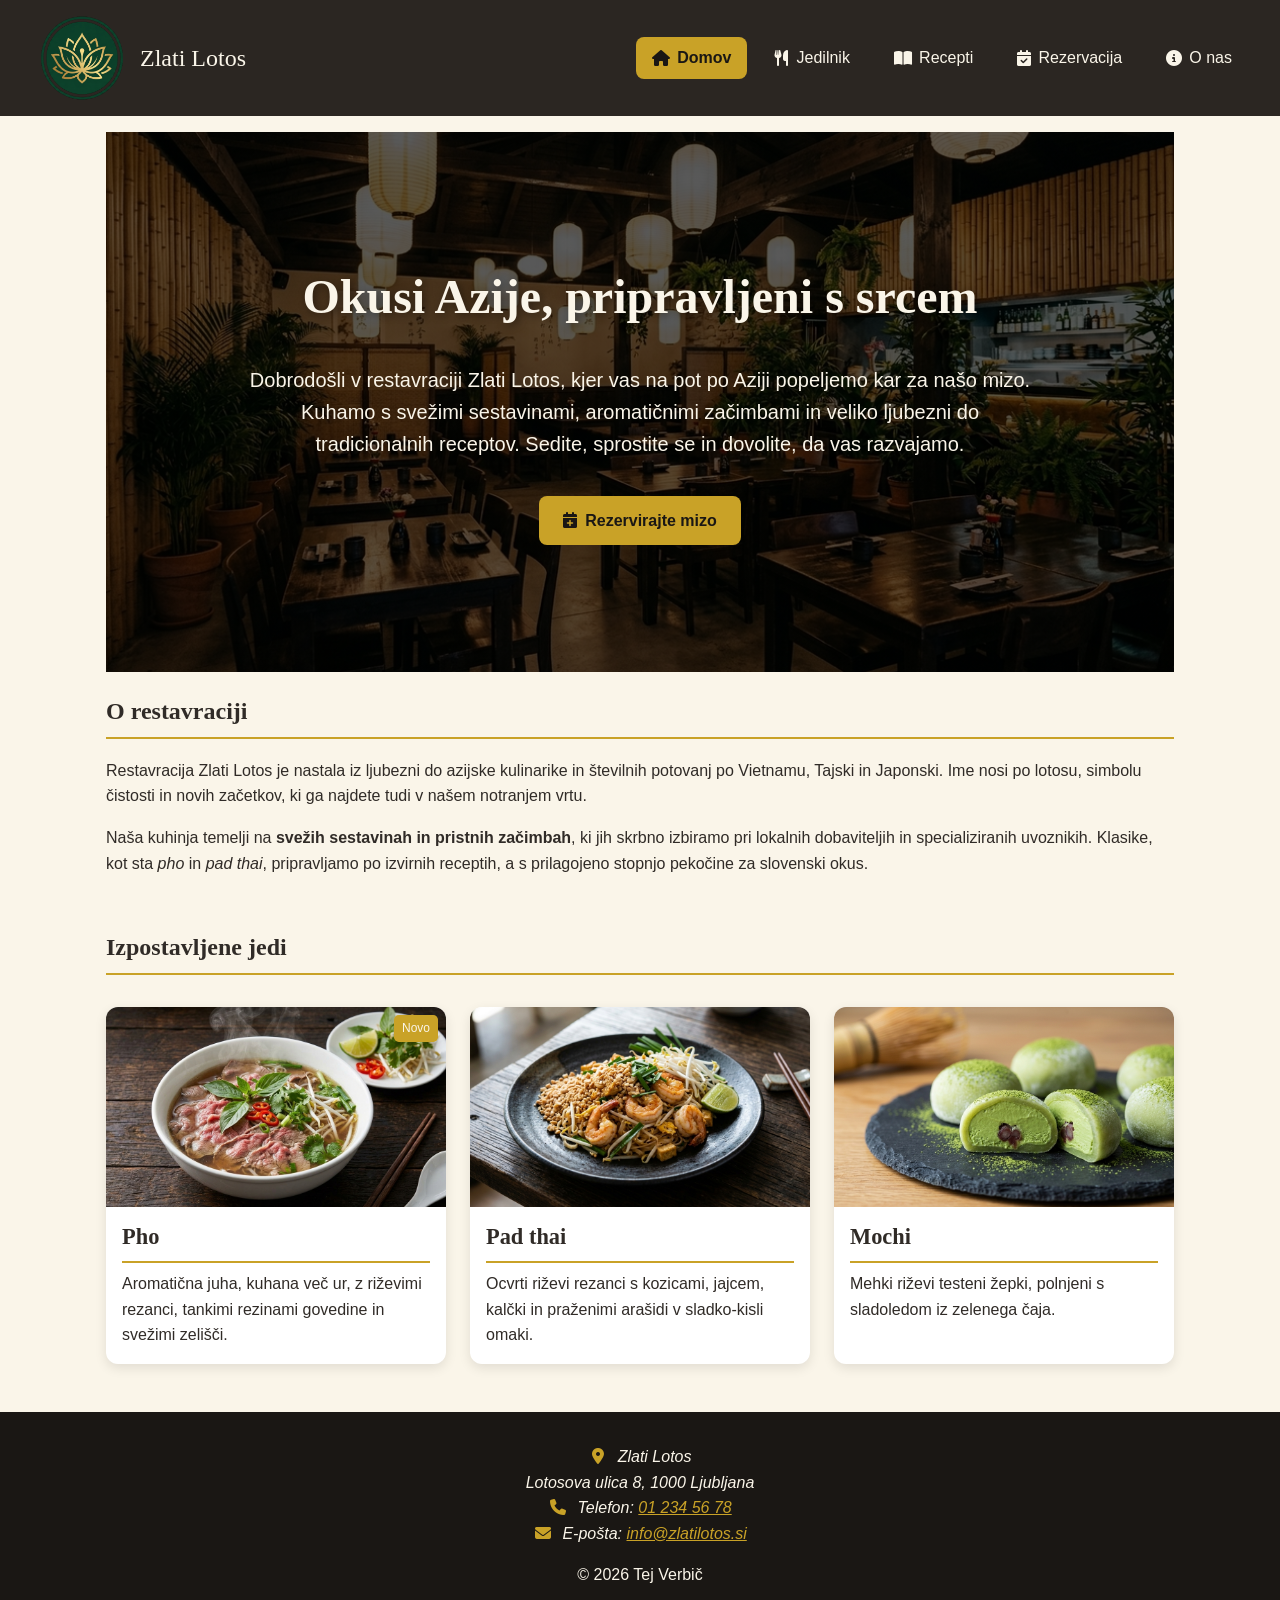
<file: index.html>
<!DOCTYPE html>
<html lang="sl">

<head>
    <meta charset="UTF-8">
    <meta name="viewport" content="width=device-width, initial-scale=1.0">
    <title>Domov | Zlati Lotos</title>
    <link rel="stylesheet" href="css/style.css">
    <link rel="stylesheet" href="https://cdnjs.cloudflare.com/ajax/libs/font-awesome/6.5.1/css/all.min.css">
</head>

<body>
    <header>
        <a href="index.html" class="logo">
            <img src="slike/logo.png" alt="Logotip restavracije Zlati Lotos" width="100" height="100">
            <span>Zlati Lotos</span>
        </a>

        <input type="checkbox" id="menuToggle" class="menu-toggle" aria-label="Preklopi navigacijski meni">
        <label for="menuToggle" id="menuButton" class="menu-button">
            <i class="fa-solid fa-bars" aria-hidden="true"></i>
        </label>

        <nav>
            <ul>
                <li><a href="index.html" class="aktivno"><i class="fa-solid fa-house"></i> Domov</a></li>
                <li><a href="jedilnik.html"><i class="fa-solid fa-utensils"></i> Jedilnik</a></li>
                <li><a href="recepti.html"><i class="fa-solid fa-book-open"></i> Recepti</a></li>
                <li><a href="rezervacija.html"><i class="fa-solid fa-calendar-check"></i> Rezervacija</a></li>
                <li><a href="o-nas.html"><i class="fa-solid fa-circle-info"></i> O nas</a></li>
            </ul>
        </nav>
    </header>

    <main>
        <section class="hero">
            <h1>Okusi Azije, pripravljeni s srcem</h1>
            <p>Dobrodošli v restavraciji Zlati Lotos, kjer vas na pot po Aziji popeljemo kar za našo mizo. Kuhamo s
                svežimi sestavinami, aromatičnimi začimbami in veliko ljubezni do tradicionalnih receptov. Sedite,
                sprostite se in dovolite, da vas razvajamo.</p>
            <a href="rezervacija.html" class="button"><i class="fa-solid fa-calendar-plus"></i> Rezervirajte mizo</a>
        </section>

        <section>
            <h2>O restavraciji</h2>
            <p>Restavracija Zlati Lotos je nastala iz ljubezni do azijske kulinarike in številnih potovanj po Vietnamu,
                Tajski in Japonski. Ime nosi po lotosu, simbolu čistosti in novih začetkov, ki ga najdete tudi v našem
                notranjem vrtu.</p>
            <p>Naša kuhinja temelji na <strong>svežih sestavinah in pristnih začimbah</strong>, ki jih skrbno izbiramo
                pri lokalnih dobaviteljih in specializiranih uvoznikih. Klasike, kot sta <em>pho</em> in <em>pad
                    thai</em>, pripravljamo po izvirnih receptih, a s prilagojeno stopnjo pekočine za slovenski okus.
            </p>
        </section>

        <section class="izpostavljenejedi">
            <h2>Izpostavljene jedi</h2>

            <article>
                <span class="novi">Novo</span>
                <figure>
                    <img src="slike/pho.jpg" alt="Skleda vietnamske goveje juhe pho z zelišči in limeto">
                    <figcaption>Pho bo s svežimi zelišči in limeto</figcaption>
                </figure>
                <h3>Pho</h3>
                <p>Aromatična juha, kuhana več ur, z riževimi rezanci, tankimi rezinami govedine in svežimi zelišči.</p>
            </article>

            <article>
                <figure>
                    <img src="slike/padthai.jpg" alt="Pad thai s kozicami, arašidi in limeto na temnem krožniku">
                    <figcaption>Pad thai z arašidi in limeto</figcaption>
                </figure>
                <h3>Pad thai</h3>
                <p>Ocvrti riževi rezanci s kozicami, jajcem, kalčki in praženimi arašidi v sladko-kisli omaki.</p>
            </article>

            <article>
                <figure>
                    <img src="slike/mochi.jpg" alt="Mochi sladoled z okusom matche, eden prerezan na pol">
                    <figcaption>Mochi sladoled z okusom matche</figcaption>
                </figure>
                <h3>Mochi</h3>
                <p>Mehki riževi testeni žepki, polnjeni s sladoledom iz zelenega čaja.</p>
            </article>
        </section>
    </main>

    <footer>
        <address>
            <i class="fa-solid fa-location-dot"></i> Zlati Lotos<br>
            Lotosova ulica 8, 1000 Ljubljana<br>
            <i class="fa-solid fa-phone"></i> Telefon: <a href="tel:+38612345678">01 234 56 78</a><br>
            <i class="fa-solid fa-envelope"></i> E-pošta: <a href="mailto:info@zlatilotos.si">info@zlatilotos.si</a>
        </address>
        <p>&copy; 2026 Tej Verbič</p>
    </footer>

</body>

</html>
</file>
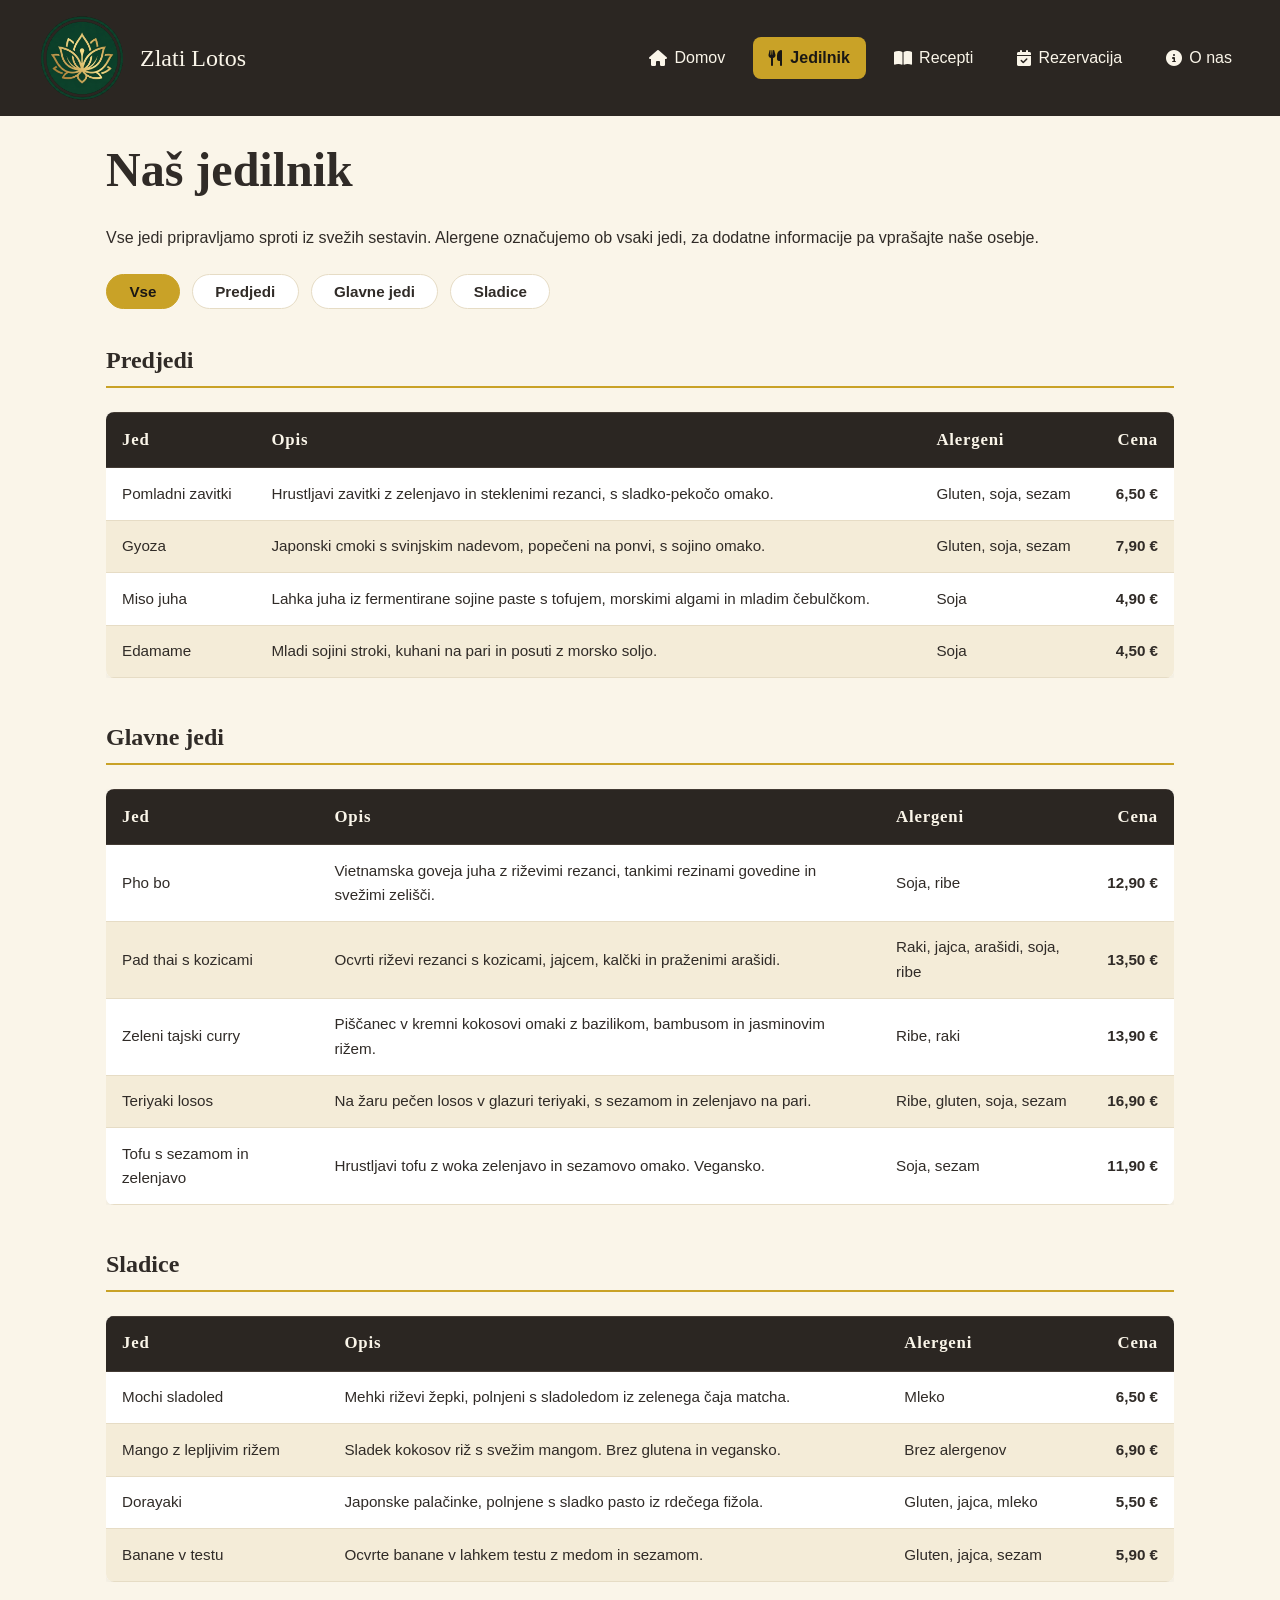
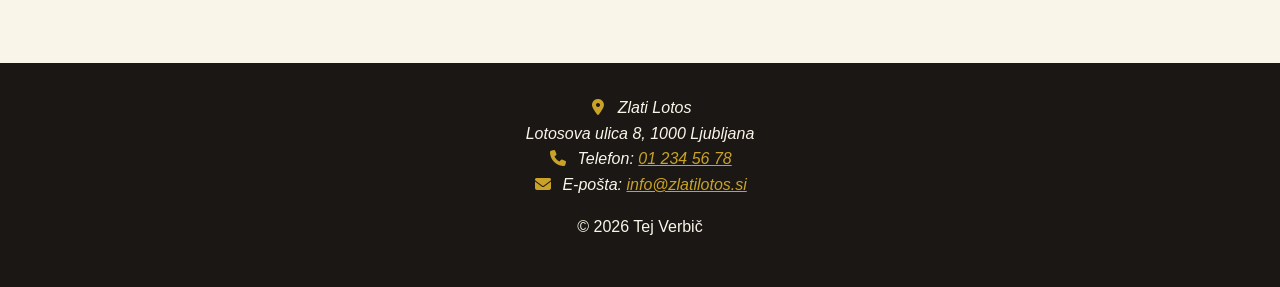
<file: jedilnik.html>
<!DOCTYPE html>
<html lang="sl">

<head>
    <meta charset="UTF-8">
    <meta name="viewport" content="width=device-width, initial-scale=1.0">
    <title>Jedilnik | Zlati Lotos</title>
    <link rel="stylesheet" href="css/style.css">
    <link rel="stylesheet" href="https://cdnjs.cloudflare.com/ajax/libs/font-awesome/6.5.1/css/all.min.css">
    <script src="js/jedilnik.js"></script>
</head>

<body>
    <header>
        <a href="index.html" class="logo">
            <img src="slike/logo.png" alt="Logotip restavracije Zlati Lotos" width="100" height="100">
            <span>Zlati Lotos</span>
        </a>

        <input type="checkbox" id="menuToggle" class="menu-toggle" aria-label="Preklopi navigacijski meni">
        <label for="menuToggle" id="menuButton" class="menu-button">
            <i class="fa-solid fa-bars" aria-hidden="true"></i>
        </label>

        <nav>
            <ul>
                <li><a href="index.html"><i class="fa-solid fa-house"></i>Domov</a></li>
                <li><a href="jedilnik.html" class="aktivno"> <i class="fa-solid fa-utensils"></i>Jedilnik</a></li>
                <li><a href="recepti.html"><i class="fa-solid fa-book-open"></i> Recepti</a></li>
                <li><a href="rezervacija.html"><i class="fa-solid fa-calendar-check"></i> Rezervacija</a></li>
                <li><a href="o-nas.html"><i class="fa-solid fa-circle-info"></i> O nas</a></li>
            </ul>
        </nav>
    </header>

    <main>
        <section>
            <h1>Naš jedilnik</h1>
            <p>Vse jedi pripravljamo sproti iz svežih sestavin. Alergene označujemo ob vsaki jedi, za dodatne
                informacije pa vprašajte naše osebje.</p>
        </section>

        <div class="filtri-kategorij" role="group" aria-label="Filtriranje jedilnika po kategorijah">
            <button type="button" class="gumb-filter aktivno" data-kategorija="Vse">Vse</button>
            <button type="button" class="gumb-filter" data-kategorija="Predjedi">Predjedi</button>
            <button type="button" class="gumb-filter" data-kategorija="Glavne jedi">Glavne jedi</button>
            <button type="button" class="gumb-filter" data-kategorija="Sladice">Sladice</button>
        </div>

        <div id="jedilnik"></div>
    </main>
    <br>

    <footer>
        <address>
            <i class="fa-solid fa-location-dot"></i> Zlati Lotos<br>
            Lotosova ulica 8, 1000 Ljubljana<br>
            <i class="fa-solid fa-phone"></i> Telefon: <a href="tel:+38612345678">01 234 56 78</a><br>
            <i class="fa-solid fa-envelope"></i> E-pošta: <a href="mailto:info@zlatilotos.si">info@zlatilotos.si</a>
        </address>
        <p>&copy; 2026 Tej Verbič</p>
    </footer>
</body>

</html>
</file>
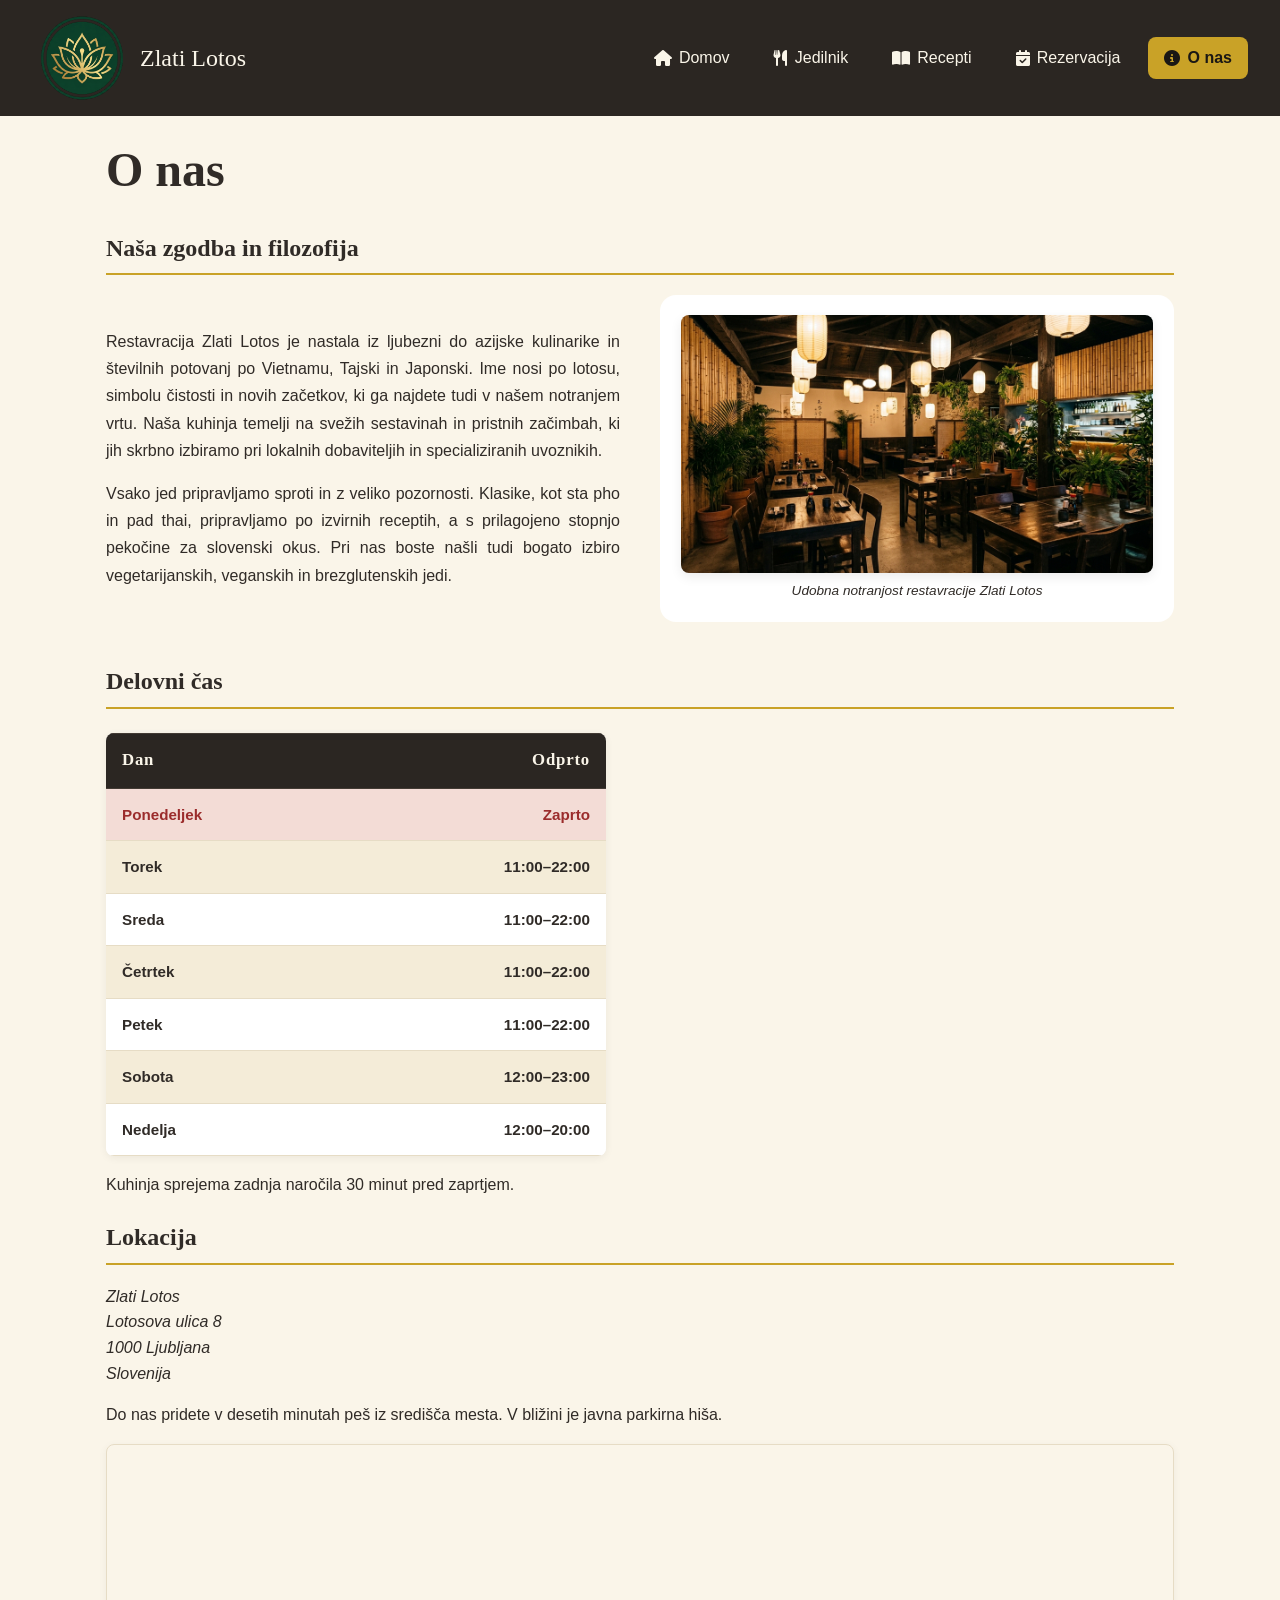
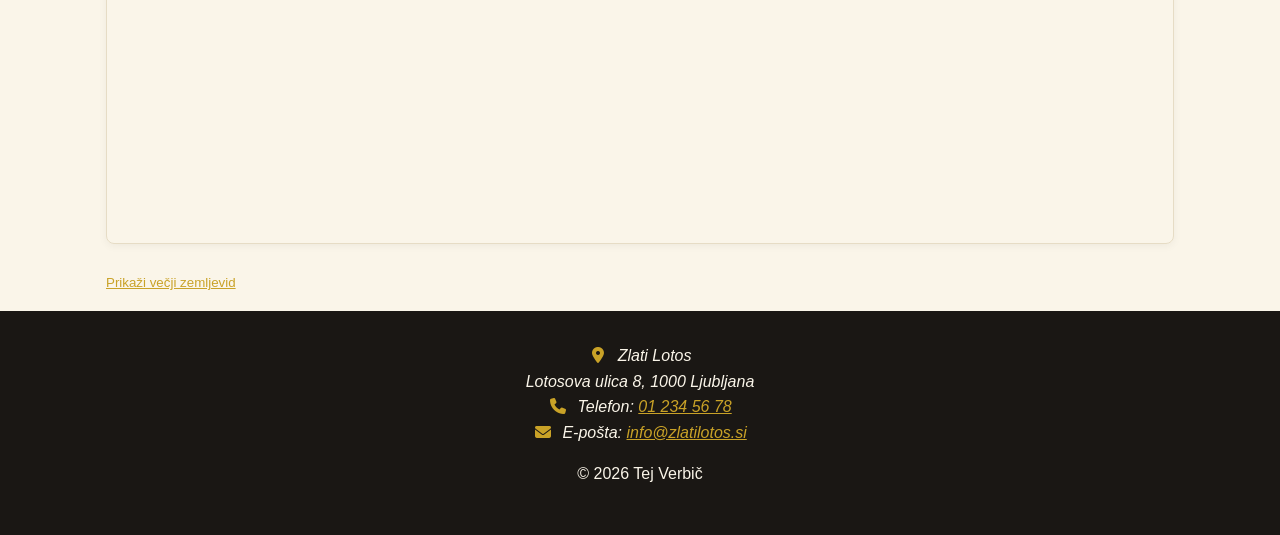
<file: o-nas.html>
<!DOCTYPE html>
<html lang="sl">

<head>
    <meta charset="UTF-8">
    <meta name="viewport" content="width=device-width, initial-scale=1.0">
    <title>O nas | Zlati Lotos</title>
    <link rel="stylesheet" href="css/style.css">
    <link rel="stylesheet" href="https://cdnjs.cloudflare.com/ajax/libs/font-awesome/6.5.1/css/all.min.css">
</head>

<body>
    <header>
        <a href="index.html" class="logo">
            <img src="slike/logo.png" alt="Logotip restavracije Zlati Lotos" width="100" height="100">
            <span>Zlati Lotos</span>
        </a>

        <input type="checkbox" id="menuToggle" class="menu-toggle" aria-label="Preklopi navigacijski meni">
        <label for="menuToggle" id="menuButton" class="menu-button">
            <i class="fa-solid fa-bars" aria-hidden="true"></i>
        </label>

        <nav>
            <ul>
                <li><a href="index.html"><i class="fa-solid fa-house"></i>Domov</a></li>
                <li><a href="jedilnik.html"><i class="fa-solid fa-utensils"></i>Jedilnik</a></li>
                <li><a href="recepti.html"><i class="fa-solid fa-book-open"></i> Recepti</a></li>
                <li><a href="rezervacija.html"><i class="fa-solid fa-calendar-check"></i> Rezervacija</a></li>
                <li><a href="o-nas.html" class="aktivno"><i class="fa-solid fa-circle-info"></i> O nas</a></li>
            </ul>
        </nav>
    </header>

    <main>
        <section id="o-nas-hero">
            <h1>O nas</h1>
            <h2>Naša zgodba in filozofija</h2>
            <div class="zgodba-vrsta">
                <div class="zgodba-besedilo">
                    <p>Restavracija Zlati Lotos je nastala iz ljubezni do azijske kulinarike in številnih potovanj po
                        Vietnamu,
                        Tajski in Japonski. Ime nosi po lotosu, simbolu čistosti in novih začetkov, ki ga najdete tudi v
                        našem
                        notranjem vrtu. Naša kuhinja temelji na svežih sestavinah in pristnih začimbah, ki jih skrbno
                        izbiramo
                        pri lokalnih dobaviteljih in specializiranih uvoznikih.</p>
                    <p>Vsako jed pripravljamo sproti in z veliko pozornosti. Klasike, kot sta pho in pad thai,
                        pripravljamo po
                        izvirnih receptih, a s prilagojeno stopnjo pekočine za slovenski okus. Pri nas boste našli tudi
                        bogato
                        izbiro vegetarijanskih, veganskih in brezglutenskih jedi.</p>
                </div>
                <figure>
                    <img src="slike/restavracija.jpg" alt="Notranjost restavracije Zlati Lotos">
                    <figcaption>Udobna notranjost restavracije Zlati Lotos</figcaption>
                </figure>
            </div>
        </section>

        <section id="delovni-cas">
            <h2>Delovni čas</h2>
            <table>
                <caption>Delovni čas restavracije</caption>
                <thead>
                    <tr>
                        <th scope="col">Dan</th>
                        <th scope="col">Odprto</th>
                    </tr>
                </thead>
                <tbody>
                    <tr class="zaprto">
                        <th scope="row">Ponedeljek</th>
                        <td><strong>Zaprto</strong></td>
                    </tr>
                    <tr>
                        <th scope="row">Torek</th>
                        <td>11:00–22:00</td>
                    </tr>
                    <tr>
                        <th scope="row">Sreda</th>
                        <td>11:00–22:00</td>
                    </tr>
                    <tr>
                        <th scope="row">Četrtek</th>
                        <td>11:00–22:00</td>
                    </tr>
                    <tr>
                        <th scope="row">Petek</th>
                        <td>11:00–22:00</td>
                    </tr>
                    <tr>
                        <th scope="row">Sobota</th>
                        <td>12:00–23:00</td>
                    </tr>
                    <tr>
                        <th scope="row">Nedelja</th>
                        <td>12:00–20:00</td>
                    </tr>
                </tbody>
            </table>
            <p>Kuhinja sprejema zadnja naročila 30 minut pred zaprtjem.</p>
        </section>

        <section>
            <h2>Lokacija</h2>
            <address>
                Zlati Lotos<br>
                Lotosova ulica 8<br>
                1000 Ljubljana<br>
                Slovenija
            </address>
            <p>Do nas pridete v desetih minutah peš iz središča mesta. V bližini je javna parkirna hiša.</p>
            <iframe title="Zemljevid lokacije restavracije Zlati Lotos" width="425" height="350"
                src="https://www.openstreetmap.org/export/embed?bbox=14.504922330379488%2C46.050576911784724%2C14.507432878017427%2C46.05176826857034&amp;layer=mapnik&amp;marker=46.051173%2C14.506178"></iframe>
            <br>
            <small><a
                    href="https://www.openstreetmap.org/?mlat=46.051173&amp;mlon=14.506178#map=19/46.051173/14.506178">Prikaži
                    večji zemljevid</a></small>
        </section>
    </main>

    <footer>
        <address>
            <i class="fa-solid fa-location-dot"></i> Zlati Lotos<br>
            Lotosova ulica 8, 1000 Ljubljana<br>
            <i class="fa-solid fa-phone"></i> Telefon: <a href="tel:+38612345678">01 234 56 78</a><br>
            <i class="fa-solid fa-envelope"></i> E-pošta: <a href="mailto:info@zlatilotos.si">info@zlatilotos.si</a>
        </address>
        <p>&copy; 2026 Tej Verbič</p>
    </footer>
</body>

</html>
</file>
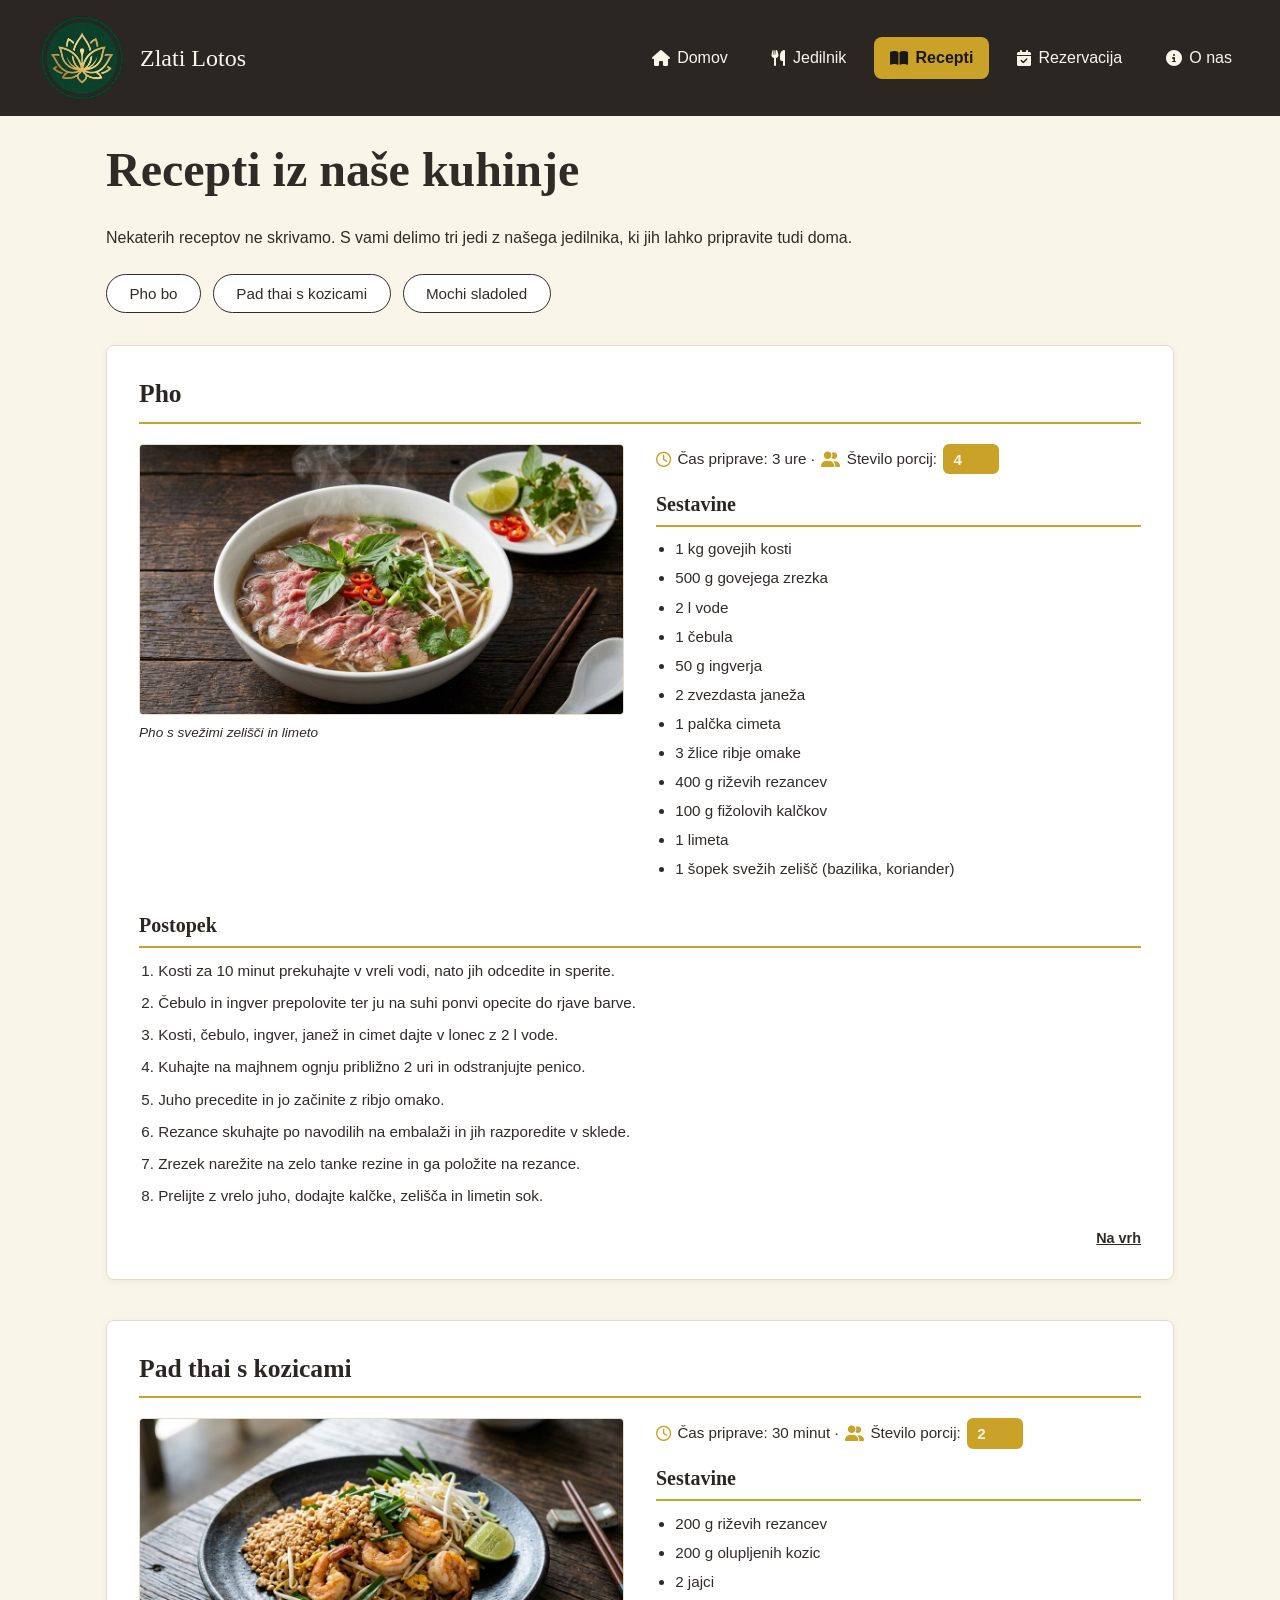
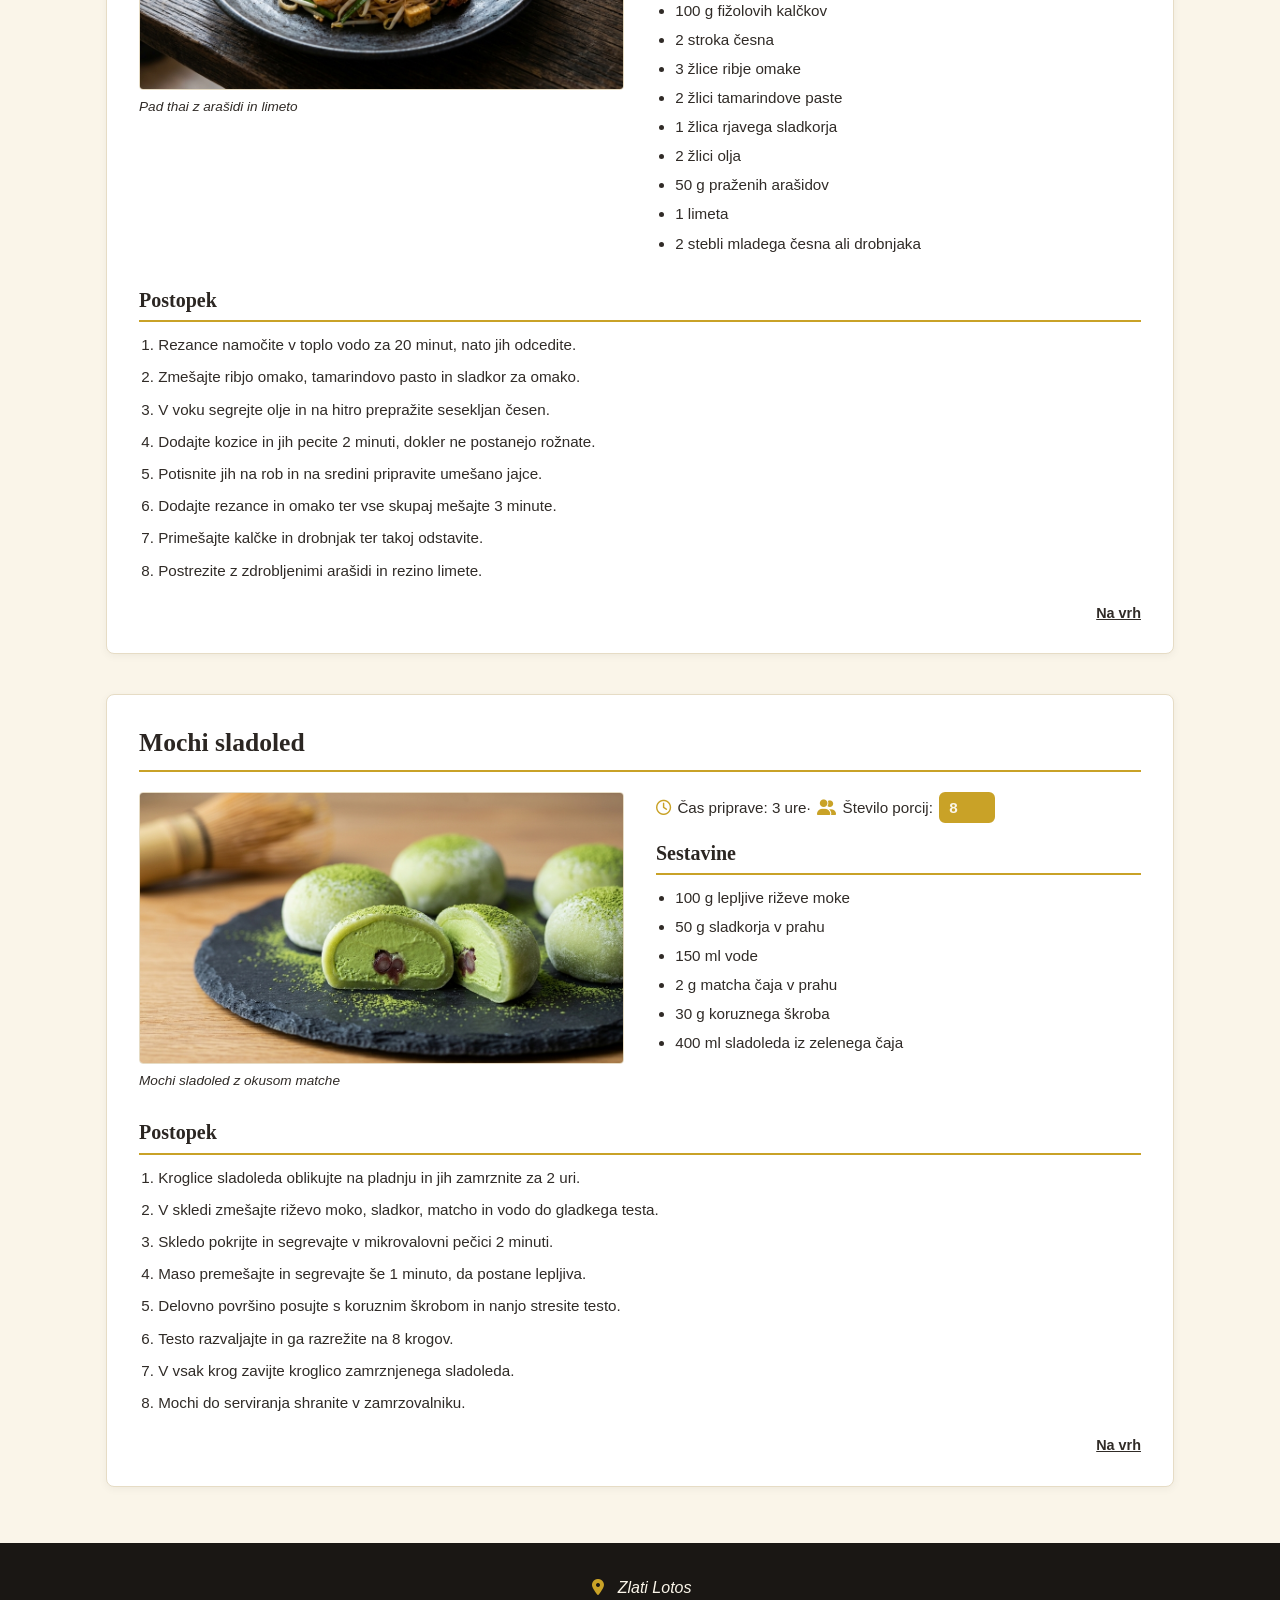
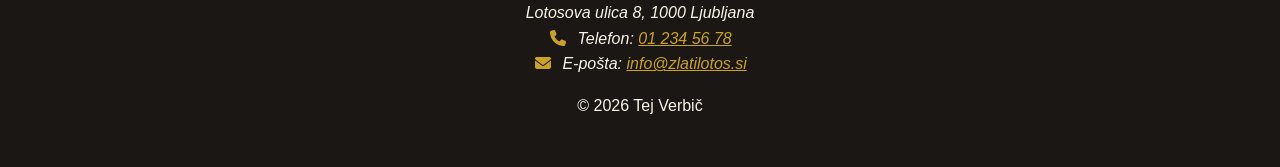
<file: recepti.html>
<!DOCTYPE html>
<html lang="sl">

<head>
    <meta charset="UTF-8">
    <meta name="viewport" content="width=device-width, initial-scale=1.0">
    <title>Recepti | Zlati Lotos</title>
    <link rel="stylesheet" href="css/style.css">
    <link rel="stylesheet" href="https://cdnjs.cloudflare.com/ajax/libs/font-awesome/6.5.1/css/all.min.css">
</head>

<body>
    <header>
        <a href="index.html" class="logo">
            <img src="slike/logo.png" alt="Logotip restavracije Zlati Lotos" width="100" height="100">
            <span>Zlati Lotos</span>
        </a>

        <input type="checkbox" id="menuToggle" class="menu-toggle" aria-label="Preklopi navigacijski meni">
        <label for="menuToggle" id="menuButton" class="menu-button">
            <i class="fa-solid fa-bars" aria-hidden="true"></i>
        </label>

        <nav>
            <ul>
                <li><a href="index.html"><i class="fa-solid fa-house"></i>Domov</a></li>
                <li><a href="jedilnik.html"><i class="fa-solid fa-utensils"></i> Jedilnik</a></li>
                <li><a href="recepti.html" class="aktivno"><i class="fa-solid fa-book-open"></i> Recepti</a></li>
                <li><a href="rezervacija.html"><i class="fa-solid fa-calendar-check"></i> Rezervacija</a></li>
                <li><a href="o-nas.html"><i class="fa-solid fa-circle-info"></i> O nas</a></li>
            </ul>
        </nav>
    </header>

    <main id="vrh">
        <section>
            <h1>Recepti iz naše kuhinje</h1>
            <p>Nekaterih receptov ne skrivamo. S vami delimo tri jedi z našega jedilnika, ki jih lahko pripravite tudi
                doma.</p>

            <nav id="kazalo-receptov">
                <ul>
                    <li><a href="#pho">Pho bo</a></li>
                    <li><a href="#padthai">Pad thai s kozicami</a></li>
                    <li><a href="#mochi">Mochi sladoled</a></li>
                </ul>
            </nav>
        </section>

        <article id="pho" data-porcije="4">
            <h2>Pho</h2>
            <div class="recept-vrsta">
                <div class="recept-slika">
                    <figure>
                        <img src="slike/pho.jpg" alt="Skleda vietnamske goveje juhe pho z zelišči in limeto">
                        <figcaption>Pho s svežimi zelišči in limeto</figcaption>
                    </figure>
                </div>

                <div class="recept-sestavine">
                    <p class="cas"><i class="fa-regular fa-clock"></i> Čas priprave: 3 ure · <i class="fa-solid fa-user-group"></i> 
                        <label for="porcije-pho">Število porcij:</label> 
                        <input type="number" id="porcije-pho" class="porcije" min="1" max="12" value="4">
                    </p>
                    <h3>Sestavine</h3>
                    <ul>
                        <li><span data-kolicina="1">1</span> kg govejih kosti</li>
                        <li><span data-kolicina="500">500</span> g govejega zrezka</li>
                        <li><span data-kolicina="2">2</span> l vode</li>
                        <li><span data-kolicina="1">1</span> čebula</li>
                        <li><span data-kolicina="50">50</span> g ingverja</li>
                        <li><span data-kolicina="2">2</span> zvezdasta janeža</li>
                        <li><span data-kolicina="1">1</span> palčka cimeta</li>
                        <li><span data-kolicina="3">3</span> žlice ribje omake</li>
                        <li><span data-kolicina="400">400</span> g riževih rezancev</li>
                        <li><span data-kolicina="100">100</span> g fižolovih kalčkov</li>
                        <li><span data-kolicina="1">1</span> limeta</li>
                        <li><span data-kolicina="1">1</span> šopek svežih zelišč (bazilika, koriander)</li>
                    </ul>
                </div>
            </div>

            <div class="recept-postopek">
                <h3>Postopek</h3>
                <ol>
                    <li>Kosti za 10 minut prekuhajte v vreli vodi, nato jih odcedite in sperite.</li>
                    <li>Čebulo in ingver prepolovite ter ju na suhi ponvi opecite do rjave barve.</li>
                    <li>Kosti, čebulo, ingver, janež in cimet dajte v lonec z 2 l vode.</li>
                    <li>Kuhajte na majhnem ognju približno 2 uri in odstranjujte penico.</li>
                    <li>Juho precedite in jo začinite z ribjo omako.</li>
                    <li>Rezance skuhajte po navodilih na embalaži in jih razporedite v sklede.</li>
                    <li>Zrezek narežite na zelo tanke rezine in ga položite na rezance.</li>
                    <li>Prelijte z vrelo juho, dodajte kalčke, zelišča in limetin sok.</li>
                </ol>
            </div>

            <p class="na-vrh"><a href="#vrh">Na vrh</a></p>
        </article>

        <article id="padthai" data-porcije="2">
            <h2>Pad thai s kozicami</h2>
            <div class="recept-vrsta">
                <div class="recept-slika">
                    <figure>
                        <img src="slike/padthai.jpg" alt="Pad thai s kozicami, arašidi in limeto na temnem krožniku">
                        <figcaption>Pad thai z arašidi in limeto</figcaption>
                    </figure>
                </div>

                <div class="recept-sestavine">
                    <p class="cas"><i class="fa-regular fa-clock"></i> Čas priprave: 30 minut · <i class="fa-solid fa-user-group"></i> 
                        <label for="porcije-padthai">Število porcij:</label> 
                        <input type="number" id="porcije-padthai" class="porcije" min="1" max="12" value="2">
                    </p>
                    <h3>Sestavine</h3>
                    <ul>
                        <li><span data-kolicina="200">200</span> g riževih rezancev</li>
                        <li><span data-kolicina="200">200</span> g olupljenih kozic</li>
                        <li><span data-kolicina="2">2</span> jajci</li>
                        <li><span data-kolicina="100">100</span> g fižolovih kalčkov</li>
                        <li><span data-kolicina="2">2</span> stroka česna</li>
                        <li><span data-kolicina="3">3</span> žlice ribje omake</li>
                        <li><span data-kolicina="2">2</span> žlici tamarindove paste</li>
                        <li><span data-kolicina="1">1</span> žlica rjavega sladkorja</li>
                        <li><span data-kolicina="2">2</span> žlici olja</li>
                        <li><span data-kolicina="50">50</span> g praženih arašidov</li>
                        <li><span data-kolicina="1">1</span> limeta</li>
                        <li><span data-kolicina="2">2</span> stebli mladega česna ali drobnjaka</li>
                    </ul>
                </div>
            </div>

            <div class="recept-postopek">
                <h3>Postopek</h3>
                <ol>
                    <li>Rezance namočite v toplo vodo za 20 minut, nato jih odcedite.</li>
                    <li>Zmešajte ribjo omako, tamarindovo pasto in sladkor za omako.</li>
                    <li>V voku segrejte olje in na hitro prepražite sesekljan česen.</li>
                    <li>Dodajte kozice in jih pecite 2 minuti, dokler ne postanejo rožnate.</li>
                    <li>Potisnite jih na rob in na sredini pripravite umešano jajce.</li>
                    <li>Dodajte rezance in omako ter vse skupaj mešajte 3 minute.</li>
                    <li>Primešajte kalčke in drobnjak ter takoj odstavite.</li>
                    <li>Postrezite z zdrobljenimi arašidi in rezino limete.</li>
                </ol>
            </div>

            <p class="na-vrh"><a href="#vrh">Na vrh</a></p>
        </article>

        <article id="mochi" data-porcije="8">
            <h2>Mochi sladoled</h2>
            <div class="recept-vrsta">
                <div class="recept-slika">
                    <figure>
                        <img src="slike/mochi.jpg" alt="Mochi sladoled z okusom matche, eden prerezan na pol">
                        <figcaption>Mochi sladoled z okusom matche</figcaption>
                    </figure>
                </div>

                <div class="recept-sestavine">
                    <p class="cas"><i class="fa-regular fa-clock"></i> Čas priprave: 3 ure· <i class="fa-solid fa-user-group"></i> 
                        <label for="porcije-mochi">Število porcij:</label>
                        <input type="number" id="porcije-mochi" class="porcije" min="1" max="12" value="8">
                    </p>
                    <h3>Sestavine</h3>
                    <ul>
                        <li><span data-kolicina="100">100</span> g lepljive riževe moke</li>
                        <li><span data-kolicina="50">50</span> g sladkorja v prahu</li>
                        <li><span data-kolicina="150">150</span> ml vode</li>
                        <li><span data-kolicina="2">2</span> g matcha čaja v prahu</li>
                        <li><span data-kolicina="30">30</span> g koruznega škroba</li>
                        <li><span data-kolicina="400">400</span> ml sladoleda iz zelenega čaja</li>
                    </ul>
                </div>
            </div>

            <div class="recept-postopek">
                <h3>Postopek</h3>
                <ol>
                    <li>Kroglice sladoleda oblikujte na pladnju in jih zamrznite za 2 uri.</li>
                    <li>V skledi zmešajte riževo moko, sladkor, matcho in vodo do gladkega testa.</li>
                    <li>Skledo pokrijte in segrevajte v mikrovalovni pečici 2 minuti.</li>
                    <li>Maso premešajte in segrevajte še 1 minuto, da postane lepljiva.</li>
                    <li>Delovno površino posujte s koruznim škrobom in nanjo stresite testo.</li>
                    <li>Testo razvaljajte in ga razrežite na 8 krogov.</li>
                    <li>V vsak krog zavijte kroglico zamrznjenega sladoleda.</li>
                    <li>Mochi do serviranja shranite v zamrzovalniku.</li>
                </ol>
            </div>

            <p class="na-vrh"><a href="#vrh">Na vrh</a></p>
        </article>
    </main>

    <footer>
        <address>
            <i class="fa-solid fa-location-dot"></i> Zlati Lotos<br>
            Lotosova ulica 8, 1000 Ljubljana<br>
            <i class="fa-solid fa-phone"></i> Telefon: <a href="tel:+38612345678">01 234 56 78</a><br>
            <i class="fa-solid fa-envelope"></i> E-pošta: <a href="mailto:info@zlatilotos.si">info@zlatilotos.si</a>
        </address>
        <p>&copy; 2026 Tej Verbič</p>
    </footer>
    <script src="js/recepti.js"></script>
</body>

</html>
</file>
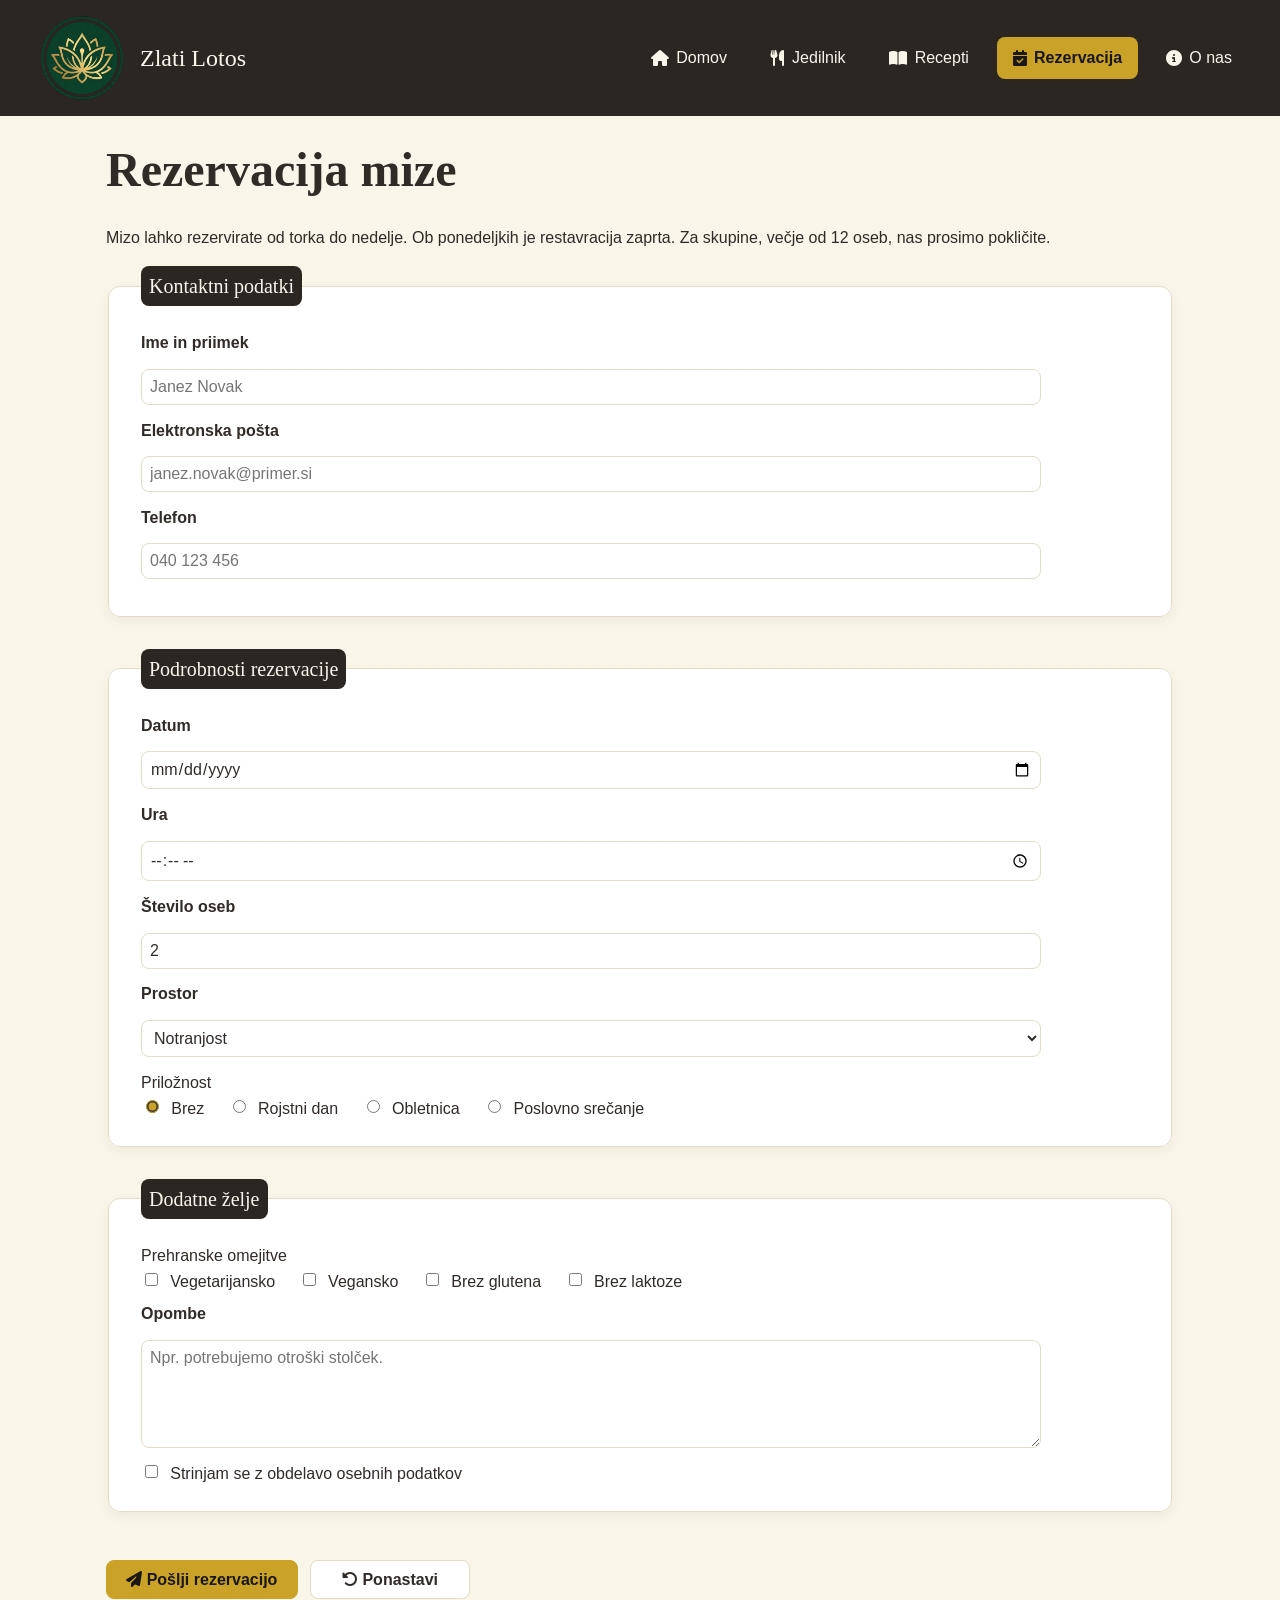
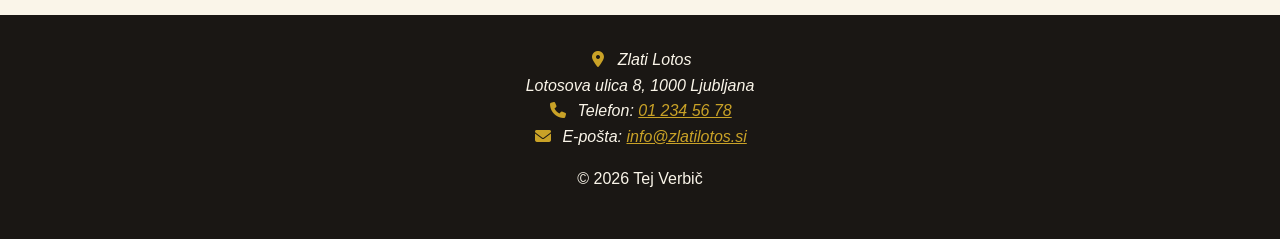
<file: rezervacija.html>
<!DOCTYPE html>
<html lang="sl">

<head>
    <meta charset="UTF-8">
    <meta name="viewport" content="width=device-width, initial-scale=1.0">
    <title>Rezervacija | Zlati Lotos</title>
    <link rel="stylesheet" href="css/style.css">
    <link rel="stylesheet" href="https://cdnjs.cloudflare.com/ajax/libs/font-awesome/6.5.1/css/all.min.css">
</head>

<body>
    <header>
        <a href="index.html" class="logo">
            <img src="slike/logo.png" alt="Logotip restavracije Zlati Lotos" width="100" height="100">
            <span>Zlati Lotos</span>
        </a>

        <input type="checkbox" id="menuToggle" class="menu-toggle" aria-label="Preklopi navigacijski meni">
        <label for="menuToggle" id="menuButton" class="menu-button">
            <i class="fa-solid fa-bars" aria-hidden="true"></i>
        </label>

        <nav>
            <ul>
                <li><a href="index.html"><i class="fa-solid fa-house"></i>Domov</a></li>
                <li><a href="jedilnik.html"><i class="fa-solid fa-utensils"></i>Jedilnik</a></li>
                <li><a href="recepti.html"><i class="fa-solid fa-book-open"></i> Recepti</a></li>
                <li><a href="rezervacija.html" class="aktivno"><i class="fa-solid fa-calendar-check"></i> Rezervacija</a></li>
                <li><a href="o-nas.html"><i class="fa-solid fa-circle-info"></i> O nas</a></li>
            </ul>
        </nav>
    </header>

    <main>
        <section>
            <h1>Rezervacija mize</h1>
            <p>Mizo lahko rezervirate od torka do nedelje. Ob ponedeljkih je restavracija zaprta. Za skupine, večje od
                12 oseb, nas prosimo pokličite.</p>
        </section>

        <section>
            <form action="rezervacija.html" method="get" novalidate>

                <fieldset>
                    <legend>Kontaktni podatki</legend>
                    <label for="ime">Ime in priimek</label>
                    <input type="text" id="ime" name="ime" placeholder="Janez Novak" required><br>
                    <label for="email">Elektronska pošta</label>
                    <input type="email" id="email" name="email" placeholder="janez.novak@primer.si" required><br>
                    <label for="telefon">Telefon</label>
                    <input type="tel" id="telefon" name="telefon" placeholder="040 123 456" required>
                </fieldset>

                <fieldset>
                    <legend>Podrobnosti rezervacije</legend>
                    <label for="datum">Datum</label>
                    <input type="date" id="datum" name="datum" required><br>
                    <label for="ura">Ura</label>
                    <input type="time" id="ura" name="ura" required><br>
                    <label for="osebe">Število oseb</label>
                    <input type="number" id="osebe" name="osebe" min="1" max="12" value="2" required><br>
                    <label for="prostor">Prostor</label>
                    <select id="prostor" name="prostor">
                        <option value="notranjost">Notranjost</option>
                        <option value="terasa">Terasa</option>
                        <option value="zasebna-soba">Zasebna soba</option>
                    </select><br>

                    Priložnost<br>
                    <input type="radio" id="brez" name="priloznost" value="brez" checked>
                    <label for="brez">Brez</label>
                    <input type="radio" id="rojstni-dan" name="priloznost" value="rojstni-dan">
                    <label for="rojstni-dan">Rojstni dan</label>
                    <input type="radio" id="obletnica" name="priloznost" value="obletnica">
                    <label for="obletnica">Obletnica</label>
                    <input type="radio" id="poslovno" name="priloznost" value="poslovno-srecanje">
                    <label for="poslovno">Poslovno srečanje</label>
                </fieldset>

                <fieldset>
                    <legend>Dodatne želje</legend>
                    Prehranske omejitve<br>
                    <input type="checkbox" id="vegetarijansko" name="omejitve" value="vegetarijansko">
                    <label for="vegetarijansko">Vegetarijansko</label>
                    <input type="checkbox" id="vegansko" name="omejitve" value="vegansko">
                    <label for="vegansko">Vegansko</label>
                    <input type="checkbox" id="brez-glutena" name="omejitve" value="brez-glutena">
                    <label for="brez-glutena">Brez glutena</label>
                    <input type="checkbox" id="brez-laktoze" name="omejitve" value="brez-laktoze">
                    <label for="brez-laktoze">Brez laktoze</label><br>

                    <label for="opombe">Opombe</label><br>
                    <textarea id="opombe" name="opombe" rows="5" cols="50"
                        placeholder="Npr. potrebujemo otroški stolček."></textarea><br>
                    <input type="checkbox" id="soglasje" name="soglasje" value="da" required>
                    <label for="soglasje">Strinjam se z obdelavo osebnih podatkov</label>
                </fieldset>

                <button type="submit" id="submit"><i class="fa-solid fa-paper-plane"></i> Pošlji rezervacijo</button>
                <button type="reset" id="reset"><i class="fa-solid fa-rotate-left"></i> Ponastavi</button>
 
            </form>
        </section>
    </main>

    <footer>
        <address>
            <i class="fa-solid fa-location-dot"></i> Zlati Lotos<br>
            Lotosova ulica 8, 1000 Ljubljana<br>
            <i class="fa-solid fa-phone"></i> Telefon: <a href="tel:+38612345678">01 234 56 78</a><br>
            <i class="fa-solid fa-envelope"></i> E-pošta: <a href="mailto:info@zlatilotos.si">info@zlatilotos.si</a>
        </address>
        <p>&copy; 2026 Tej Verbič</p>
    </footer>
    <script src="js/rezervacija.js"></script>
</body>

</html>
</file>
<file: css/style.css>
:root {
    --barva-primarna: #2b2622;
    --barva-primarna-svetla: #433b34;
    --barva-poudarek: #c9a227;
    --barva-poudarek-temna: #a8841a;
    --barva-ozadje: #faf5e9;
    --barva-povrsina: #ffffff;
    --barva-besedilo: #302b27;
    --barva-besedilo-svetlo: #faf5e9;
    --barva-temna: #1a1714;
    --barva-obroba: #e6dcc5;
    --barva-vrstica: #f4ecd8;
    --barva-zaprto: #9b2c2c;
    --barva-zaprto-ozadje: #f3dcd6;
    --pisava-naslovi: "Playfair Display", Georgia, serif;
    --pisava-besedilo: "Lato", Arial, Helvetica, sans-serif;
}

*,
*::before,
*::after {
    box-sizing: border-box;
}

html {
    scroll-behavior: smooth;
    scroll-padding-top: 6rem;
}

body {
    margin: 0;
    font-family: var(--pisava-besedilo);
    font-size: 1rem;
    line-height: 1.6;
    color: var(--barva-besedilo);
    background-color: var(--barva-ozadje);
}

img,
picture,
video,
canvas,
svg,
iframe {
    max-width: 100%;
    height: auto;
}

header {
    position: sticky;
    top: 0;
    z-index: 100;
    display: flex;
    justify-content: space-between;
    align-items: center;
    padding: 0.5rem 2rem;
    background-color: var(--barva-primarna);
}

header .logo {
    display: flex;
    align-items: center;
    gap: 0.5rem;
    font-family: var(--pisava-naslovi);
    font-size: 1.5rem;
    color: var(--barva-besedilo-svetlo);
    text-decoration: none;
}

header nav ul {
    display: flex;
    gap: 0.75rem;
    list-style: none;
    margin: 0;
    padding: 0;
}

header nav a {
    display: inline-flex; 
    align-items: center;   
    gap: 0.45rem;         
    padding: 0.5rem 1rem;
    border-radius: 0.5rem;
    color: var(--barva-besedilo-svetlo);
    text-decoration: none;
    transition: background-color 0.3s, color 0.3s;
}

header nav a:hover {
    background-color: var(--barva-primarna-svetla);
}

header nav a.aktivno {
    background-color: var(--barva-poudarek);
    color: var(--barva-temna);
    font-weight: 700;
}

main {
    width: 100%;
    max-width: 1100px;
    margin: 0 auto;
    padding: 1rem;
}

footer {
    padding: 2rem 1rem;
    text-align: center;
    color: var(--barva-besedilo-svetlo);
    background-color: var(--barva-temna);
}

footer a {
    color: var(--barva-poudarek);
}

footer address i {
    color: var(--barva-poudarek);
    margin-right: 0.35rem;
    width: 1.2rem;
    text-align: center;
}

section.hero {
    background: linear-gradient(rgba(0, 0, 0, 0.65), rgba(0, 0, 0, 0.65)), url("../slike/restavracija.jpg") center/cover no-repeat;
    min-height: 60vh;
    display: flex;
    flex-direction: column;
    justify-content: center;
    align-items: center;
    text-align: center;
    color: var(--barva-besedilo-svetlo);
    padding: 4rem 1rem;
}

h1 {
    font-family: var(--pisava-naslovi);
    font-size: 3rem;
    margin: 0 0 0.5rem;
}

section.hero h1 {
    font-family: var(--pisava-naslovi);
    font-size: 3rem;
    margin: 0 0 0.5rem;
    text-shadow: 2px 2px 8px rgba(0, 0, 0, 0.4);
    animation: uvodniNaslov 1.2s ease-out forwards;
}



section.hero p {
    font-size: 1.25rem;
    max-width: 800px;
}

a.button {
    display: inline-flex;
    align-items: center;
    gap: 0.5rem;
    margin-top: 1rem;
    padding: 0.75rem 1.5rem;
    background-color: var(--barva-poudarek);
    color: var(--barva-temna);
    border-radius: 0.5rem;
    text-decoration: none;
    font-weight: 600;
    transition: background-color 0.3s ease, color 0.3s ease;
}

a.button:hover {
    background-color: var(--barva-poudarek-temna);
    color: var(--barva-besedilo-svetlo);
}

.izpostavljenejedi {
    display: grid;
    grid-template-columns: repeat(auto-fit, minmax(280px, 1fr));
    gap: 1.5rem;
    margin: 2rem 0;
}

.izpostavljenejedi article {
    background: var(--barva-povrsina);
    border-radius: 0.75rem;
    overflow: hidden;
    box-shadow: 0 4px 12px rgba(0, 0, 0, 0.1);
    position: relative;
    display: flex;
    flex-direction: column;
    height: 100%;
    transition: transform 0.3s ease, box-shadow 0.3s ease;
}

.izpostavljenejedi article:hover {
    transform: translateY(-8px);
    box-shadow: 0 12px 24px rgba(0, 0, 0, 0.18);
}

.izpostavljenejedi figure {
    margin: 0;
    height: 200px;
    overflow: hidden;
}

.izpostavljenejedi img {
    width: 100%;
    height: 100%;
    object-fit: cover;
}

.izpostavljenejedi h2 {
    grid-column: 1 / -1;
    margin-bottom: 0.5rem;
    font-family: var(--pisava-naslovi);
}

.izpostavljenejedi h3 {
    margin: 0.75rem 1rem 0.5rem;
    font-family: var(--pisava-naslovi);
    font-size: 1.4rem;
    color: var(--barva-besedilo);
}

.izpostavljenejedi p {
    margin: 0 1rem 1rem;
    flex-grow: 1;
}

.izpostavljenejedi .novi {
    position: absolute;
    top: 0.5rem;
    right: 0.5rem;
    background: var(--barva-poudarek);
    color: var(--barva-ozadje);
    padding: 0.25rem 0.5rem;
    font-size: 0.75rem;
    border-radius: 0.3rem;
}

table {
    width: 100%;
    border-collapse: collapse;
    margin: 1.5rem 0 2.5rem;
    background-color: var(--barva-povrsina);
    border-radius: 0.5rem;
    overflow: hidden;
    box-shadow: 0 2px 8px rgba(0, 0, 0, 0.06);
}

.tabela-ovoj {
    width: 100%;
    overflow-x: auto;
    -webkit-overflow-scrolling: touch;
    margin: 1.5rem 0 2.5rem;
}

.tabela-ovoj table {
    margin: 0;
    min-width: 520px;
}


caption {
    display: none;
}

table th,
table td {
    padding: 0.85rem 1rem;
    border: 1px solid var(--barva-obroba);
    text-align: left;
    font-size: 0.95rem;
    border-left: none;
    border-right: none;
}

table thead {
    background-color: var(--barva-primarna);
    color: var(--barva-besedilo-svetlo);
}

table thead th {
    font-family: var(--pisava-naslovi);
    font-size: 1.05rem;
    letter-spacing: 0.05rem;
    border-color: var(--barva-primarna-svetla);
}

table tbody tr:nth-child(odd) {
    background-color: var(--barva-povrsina);
}

table tbody tr:nth-child(even) {
    background-color: var(--barva-vrstica);
}

table tbody tr:hover {
    background-color: var(--barva-obroba);
    transition: background-color 0.2s ease;
}

table td:last-child,
table th:last-child {
    text-align: right;
    font-weight: 700;
    white-space: nowrap;
}

form fieldset {
    background-color: var(--barva-povrsina);
    border: 1px solid var(--barva-obroba);
    border-radius: 0.75rem;
    padding: 1.5rem 2rem;
    margin-bottom: 2rem;
    box-shadow: 0 4px 12px rgba(0, 0, 0, 0.05);
}

form legend {
    font-size: 1.25rem;
    font-family: var(--pisava-naslovi);
    background-color: var(--barva-primarna);
    color: var(--barva-besedilo-svetlo);
    padding: 0.25rem 0.5rem;
    border-radius: 0.5rem;
}


form label {
    display: inline-block;
    width: 200px;
    font-weight: 600;
    margin-bottom: 0.8rem;
    vertical-align: middle;
}

form input[type="text"],
form input[type="email"],
form input[type="tel"],
form input[type="date"],
form input[type="time"],
form input[type="number"],
form select,
form textarea {
    display: inline-block;
    width: 900px;
    max-width: 1000px;
    padding: 0.5rem;
    border: 1px solid var(--barva-obroba);
    border-radius: 0.5rem;
    font-size: 1rem;
    font-family: inherit;
    color: var(--barva-besedilo);
    background-color: var(--barva-povrsina);
    margin-bottom: 0.8rem;
    vertical-align: middle;
}

input[type="radio"]+label,
input[type="checkbox"]+label {
    display: inline;
    width: auto;
    font-weight: normal;
    margin-left: 0.3rem;
    margin-right: 1.2rem;
}

form #submit,
form #reset {
    cursor: pointer;
    text-align: center;
    padding: 0.6rem 1.2rem;
    width: auto;
    min-width: 160px;
    display: inline-block;
    margin-top: 1rem;
    margin-right: 0.5rem;
    border-radius: 0.5rem;
    font-weight: 600;
    font-size: 1rem;
    transition: background-color 0.2s ease;
}

form #submit {
    background-color: var(--barva-poudarek);
    color: var(--barva-temna);
    border: 1px solid var(--barva-poudarek);
}

form #submit:hover {
    background-color: var(--barva-poudarek-temna);
}

form #reset {
    background-color: var(--barva-povrsina);
    border: 1px solid var(--barva-obroba);
    color: var(--barva-besedilo);
}

form #reset:hover {
    background-color: var(--barva-vrstica);
}

input[type="radio"],
input[type="checkbox"] {
    accent-color: var(--barva-poudarek);
    cursor: pointer;
}

input:focus,
select:focus,
textarea:focus {
    outline: none;
    border-color: var(--barva-poudarek);
    box-shadow: 0 0 0 3px rgba(201, 162, 39, 0.25);
}

label[for="opombe"] {
    vertical-align: top;
    margin-top: 0.4rem;
}

textarea {
    resize: vertical;
}

#kazalo-receptov ul {
    display: flex;
    flex-wrap: wrap;
    gap: 0.75rem;
    list-style: none;
    padding: 0;
    margin: 1.5rem 0 2rem 0;
}

#kazalo-receptov a {
    display: inline-block;
    padding: 0.4rem 1.4rem;
    background-color: var(--barva-povrsina);
    color: var(--barva-besedilo);
    text-decoration: none;
    border: 1px solid var(--barva-besedilo);
    border-radius: 2rem;
    font-size: 0.95rem;
    font-weight: 500;
    transition: background-color 0.2s ease, border-color 0.2s ease, color 0.2s ease;
}

#kazalo-receptov a:hover {
    background-color: var(--barva-poudarek);
    border-color: var(--barva-poudarek);
    color: var(--barva-besedilo);
    cursor: pointer;
}

main#vrh article {
    background-color: var(--barva-povrsina);
    border: 1px solid var(--barva-obroba);
    border-radius: 0.5rem;
    padding: 1.75rem 2rem;
    margin-bottom: 2.5rem;
    box-shadow: 0 2px 8px rgba(0, 0, 0, 0.05);
}

main#vrh article h2 {
    font-family: var(--pisava-naslovi);
    font-size: 1.6rem;
    color: var(--barva-primarna);
    margin-top: 0;
    margin-bottom: 1.25rem;
    border-bottom: 2px solid var(--barva-poudarek);
    padding-bottom: 0.4rem;
}

.recept-vrsta {
    display: grid;
    grid-template-columns: 1fr 1fr;
    gap: 2rem;
    align-items: start;
    margin-bottom: 1.5rem;
}

.recept-slika figure {
    margin: 0;
}

.recept-slika img {
    width: 100%;
    height: auto;
    max-height: 280px;
    object-fit: cover;
    border-radius: 0.25rem;
    display: block;
    border: 1px solid var(--barva-obroba);
}

.recept-slika figcaption {
    font-size: 0.85rem;
    color: var(--primarna-svetla);
    margin-top: 0.4rem;
    font-style: italic;
}

.recept-sestavine .cas {
    font-size: 0.95rem;
    color: var(--barva-besedilo);
    margin: 0 0 0.85rem 0;
}

main#vrh article h3 {
    font-family: var(--pisava-naslovi);
    font-size: 1.25rem;
    color: var(--barva-primarna);
    margin-top: 0;
    margin-bottom: 0.6rem;
    border-bottom: 2px solid var(--barva-poudarek);
    padding-bottom: 0.3rem;
}

.recept-sestavine ul {
    margin: 0;
    padding-left: 1.2rem;
    line-height: 1.65;
    font-size: 0.95rem;
}

.recept-sestavine li {
    margin-bottom: 0.25rem;
}

.recept-postopek {
    margin-top: 1rem;
}

.recept-postopek ol {
    margin: 0;
    padding-left: 1.2rem;
    line-height: 1.7;
    font-size: 0.95rem;
}

.recept-postopek li {
    margin-bottom: 0.4rem;
}

.na-vrh {
    text-align: right;
    margin: 1rem 0 0 0;
}

.na-vrh a {
    color: var(--barva-besedilo);
    text-decoration: underline;
    font-size: 0.9rem;
    font-weight: 600;
}

.na-vrh a:hover {
    color: var(--barva-poudarek);
}

.zgodba-vrsta {
    display: grid;
    grid-template-columns: 1fr 1fr;
    gap: 2.5rem;
    align-items: center;
    margin-bottom: 2.5rem;
}

.zgodba-besedilo p {
    line-height: 1.7;
    margin-bottom: 1rem;
    text-align: justify;
}

#o-nas-hero figure {
    margin: 0;
}

#o-nas-hero img {
    width: 100%;
    height: auto;
    border-radius: 0.5rem;
    display: block;
    box-shadow: 0 4px 12px rgba(0, 0, 0, 0.08);
}

#o-nas-hero figcaption {
    font-size: 0.85rem;
    color: var(--primarna-svetla);
    margin-top: 0.4rem;
    font-style: italic;
    text-align: center;
}

#delovni-cas .tabela-ovoj table,
#delovni-cas table {
    min-width: unset;
    width: 100%;
    max-width: 500px;
    margin: 1.5rem 0 0.75rem 0;
}

main a {
    color: var(--barva-poudarek);
    transition: color 0.3s ease;
}

main a:hover {
    color: var(--barva-poudarek-temna);
}


#delovni-cas table tbody th {
    text-align: left;
    font-weight: 600;
}

#delovni-cas table th,
#delovni-cas table td {
    border-left: none;
    border-right: none;
}

#o-nas-hero figure {
    background-color: var(--barva-povrsina);
    border-radius: 1rem;
    padding: 1.3rem;
}

#delovni-cas table tr.zaprto th,
#delovni-cas table tr.zaprto td {
    background-color: var(--barva-zaprto-ozadje);
    color: var(--barva-zaprto);
    font-weight: bold;
}

iframe {
    width: 100%;
    height: 400px;
    border: 1px solid var(--barva-obroba);
    border-radius: 0.5rem;
    box-shadow: 0 2px 8px rgba(0, 0, 0, 0.05);
    margin-top: 1rem;
    display: block;
}

h2,
h3 {
    font-family: var(--pisava-naslovi);
    border-bottom: 2px solid var(--barva-poudarek);
    padding-bottom: 0.4rem;
    margin-bottom: 1.2rem;
}

#menuToggle {
    display: none;
}

#menuButton {
    display: none;
}

.filtri-kategorij {
    display: flex;
    flex-wrap: wrap;
    gap: 0.75rem;
    margin: 1.5rem 0 2rem 0;
}

.gumb-filter {
    display: inline-flex;
    align-items: center;
    justify-content: center;
    padding: 0.5rem 1.4rem;
    background-color: var(--barva-povrsina);
    color: var(--barva-besedilo);
    border: 1px solid var(--barva-obroba);
    border-radius: 2rem;
    font-family: inherit;
    font-size: 0.95rem;
    font-weight: 600;
    cursor: pointer;
    transition: background-color 0.2s ease, border-color 0.2s ease, color 0.2s ease;
}

.gumb-filter:hover {
    background-color: var(--barva-poudarek);
    border-color: var(--barva-poudarek);
    color: var(--barva-temna);
}

.gumb-filter.aktivno {
    background-color: var(--barva-poudarek);
    border-color: var(--barva-poudarek);
    color: var(--barva-temna);
    font-weight: 700;
}

.gumb-filter:focus-visible {
    outline: 2px solid var(--barva-poudarek);
    outline-offset: 2px;
}

.napaka {
    border: 2px solid var(--barva-zaprto);
    outline-color: var(--barva-zaprto);
}

.sporocilo-napaka {
    display: block;
    color: var(--barva-zaprto);
    font-size: 0.9rem;
    margin: 0.25rem 0 0.75rem;
}

label.napaka {
    color: var(--barva-zaprto);
}

.cas {
    display: flex;
    flex-wrap: wrap;
    align-items: center;
    gap: 0.4rem;
    font-size: 0.95rem;
}

.cas i {
    color: var(--barva-poudarek);
}

.cas label {
    margin: 0;
}

.porcije {
    width: 3.5rem;
    padding: 0.3rem 0.5rem;
    font-size: 0.95rem;
    font-weight: bold;
    color: var(--barva-besedilo-svetlo);
    background-color: var(--barva-poudarek);
    border: 2px solid var(--barva-poudarek);
    border-radius: 6px;
}

.porcije:focus {
    outline: none;
    border-color: var(--barva-poudarek-temna);
    box-shadow: 0 0 0 2px var(--barva-poudarek-temna);
}

/* Animacije */

@keyframes uvodniNaslov {
    0% {
        opacity: 0;
        transform: translateY(40px);
    }
    100% {
        opacity: 1;
        transform: translateY(0);
    }
}

@media (min-width: 1001px) {
    .izpostavljenejedi {
        grid-template-columns: repeat(3, 1fr);
    }
}

/* TABLICA */
@media (min-width: 600px) and (max-width: 1000px) {
    header {
        flex-wrap: wrap;
        gap: 1rem;
        padding: 0.75rem 1.5rem;
    }

    header nav {
        flex: 1 1 auto;
    }

    header nav ul {
        flex-wrap: wrap;
        justify-content: flex-end;
        gap: 0.5rem;
    }

    .izpostavljenejedi {
        grid-template-columns: repeat(2, 1fr);
    }

    form label {
        width: 160px;
    }

    form input[type="text"],
    form input[type="email"],
    form input[type="tel"],
    form input[type="date"],
    form input[type="time"],
    form input[type="number"],
    form select,
    form textarea {
        width: calc(100% - 175px);
    }
}

/* TELEFON*/
@media (max-width: 599.98px) {
    header {
        flex-wrap: wrap;
        justify-content: space-between;
        align-items: center;
        padding: 0.6rem 1rem;
    }

    header .logo {
        order: 1;
        font-size: 1.25rem;
    }

    header .logo img {
        width: 48px;
        height: 48px;
    }

    #menuButton {
        display: inline-flex;
        order: 2;
        align-items: center;
        justify-content: center;
        cursor: pointer;
        color: var(--barva-besedilo-svetlo);
        background: transparent;
        border: 1px solid rgba(255, 255, 255, 0.25);
        border-radius: 0.375rem;
        padding: 0.45rem 0.75rem;
        font-size: 1.35rem;
        transition: background-color 0.3s ease, color 0.3s ease;
    }

    #menuButton:hover {
        background-color: var(--barva-primarna-svetla);
        color: var(--barva-poudarek);
    }

    header nav {
        display: none;
        order: 3;
        width: 100%;
        margin-top: 0.6rem;
        padding-top: 0.6rem;
        border-top: 1px solid rgba(255, 255, 255, 0.15);
    }

    #menuToggle:checked ~ nav {
        display: block;
    }

    header nav ul {
        flex-direction: column;
        width: 100%;
        gap: 0.4rem;
        padding: 0;
    }

    header nav li {
        width: 100%;
    }

    header nav a {
        display: flex;
        width: 100%;
        padding: 0.65rem 0.85rem;
        box-sizing: border-box;
    }

    h1,
    section.hero h1 {
        font-size: 2rem;
    }

    section.hero {
        padding: 3rem 1rem;
        min-height: 50vh;
    }

    .izpostavljenejedi {
        grid-template-columns: 1fr;
        gap: 1.25rem;
    }

    form fieldset {
        padding: 1.25rem 0.85rem;
    }

    form label {
        display: block;
        width: 100%;
        margin-bottom: 0.35rem;
    }

    input[type="radio"] + label,
    input[type="checkbox"] + label {
        display: inline;
        width: auto;
        margin-left: 0.3rem;
        margin-right: 0.8rem;
        margin-bottom: 0.5rem;
    }

    form input[type="text"],
    form input[type="email"],
    form input[type="tel"],
    form input[type="date"],
    form input[type="time"],
    form input[type="number"],
    form select,
    form textarea {
        display: block;
        width: 100%;
        max-width: 100%;
        margin-bottom: 1rem;
    }

    form #submit,
    form #reset {
        display: block;
        width: 100%;
        margin-right: 0;
        margin-bottom: 0.75rem;
    }

    .recept-vrsta,
    .zgodba-vrsta {
        grid-template-columns: 1fr;
        gap: 1.25rem;
    }

    main#vrh article {
        padding: 1.25rem 1rem;
    }

        html {
        scroll-padding-top: 5rem;
    }

    .recept-vrsta,
    .zgodba-vrsta {
        grid-template-columns: 1fr;
        gap: 1.25rem;
    }

    main#vrh article {
        padding: 1.25rem 1rem;
    }

        .filtri-kategorij {
        gap: 0.5rem;
        margin: 1rem 0 1.5rem 0;
    }

    .gumb-filter {
        padding: 0.45rem 1rem;
        font-size: 0.9rem;
    }
}

@media (prefers-reduced-motion: reduce) {

    html {
        scroll-behavior: auto !important;
    }

    *,
    *::before,
    *::after {
        animation-duration: 0.01ms !important;
        animation-iteration-count: 1 !important;
        transition-duration: 0.01ms !important;
        scroll-behavior: auto !important;
    }
}

@media (prefers-color-scheme: dark) {
    :root {
        --barva-primarna: #1e1a17;
        --barva-primarna-svetla: #352f2a;
        --barva-poudarek: #d4af37;
        --barva-poudarek-temna: #b59226;
        --barva-ozadje: #141210;
        --barva-povrsina: #211d19;
        --barva-besedilo: #e8e0d5;
        --barva-besedilo-svetlo: #f7f2ea;
        --barva-temna: #0c0b0a;
        --barva-obroba: #3d352e;
        --barva-vrstica: #29241f;
        --barva-zaprto: #ff7b72;
        --barva-zaprto-ozadje: #451b1b;
    }
}

@media (prefers-reduced-motion: reduce) {
    html {
        scroll-behavior: auto !important;
    }

    *,
    *::before,
    *::after {
        animation: none !important;
        animation-duration: 0.01ms !important;
        animation-iteration-count: 1 !important;
        transition: none !important;
        transition-duration: 0.01ms !important;
        scroll-behavior: auto !important;
    }

    .izpostavljenejedi article:hover {
        transform: none !important;
    }
}
</file>
